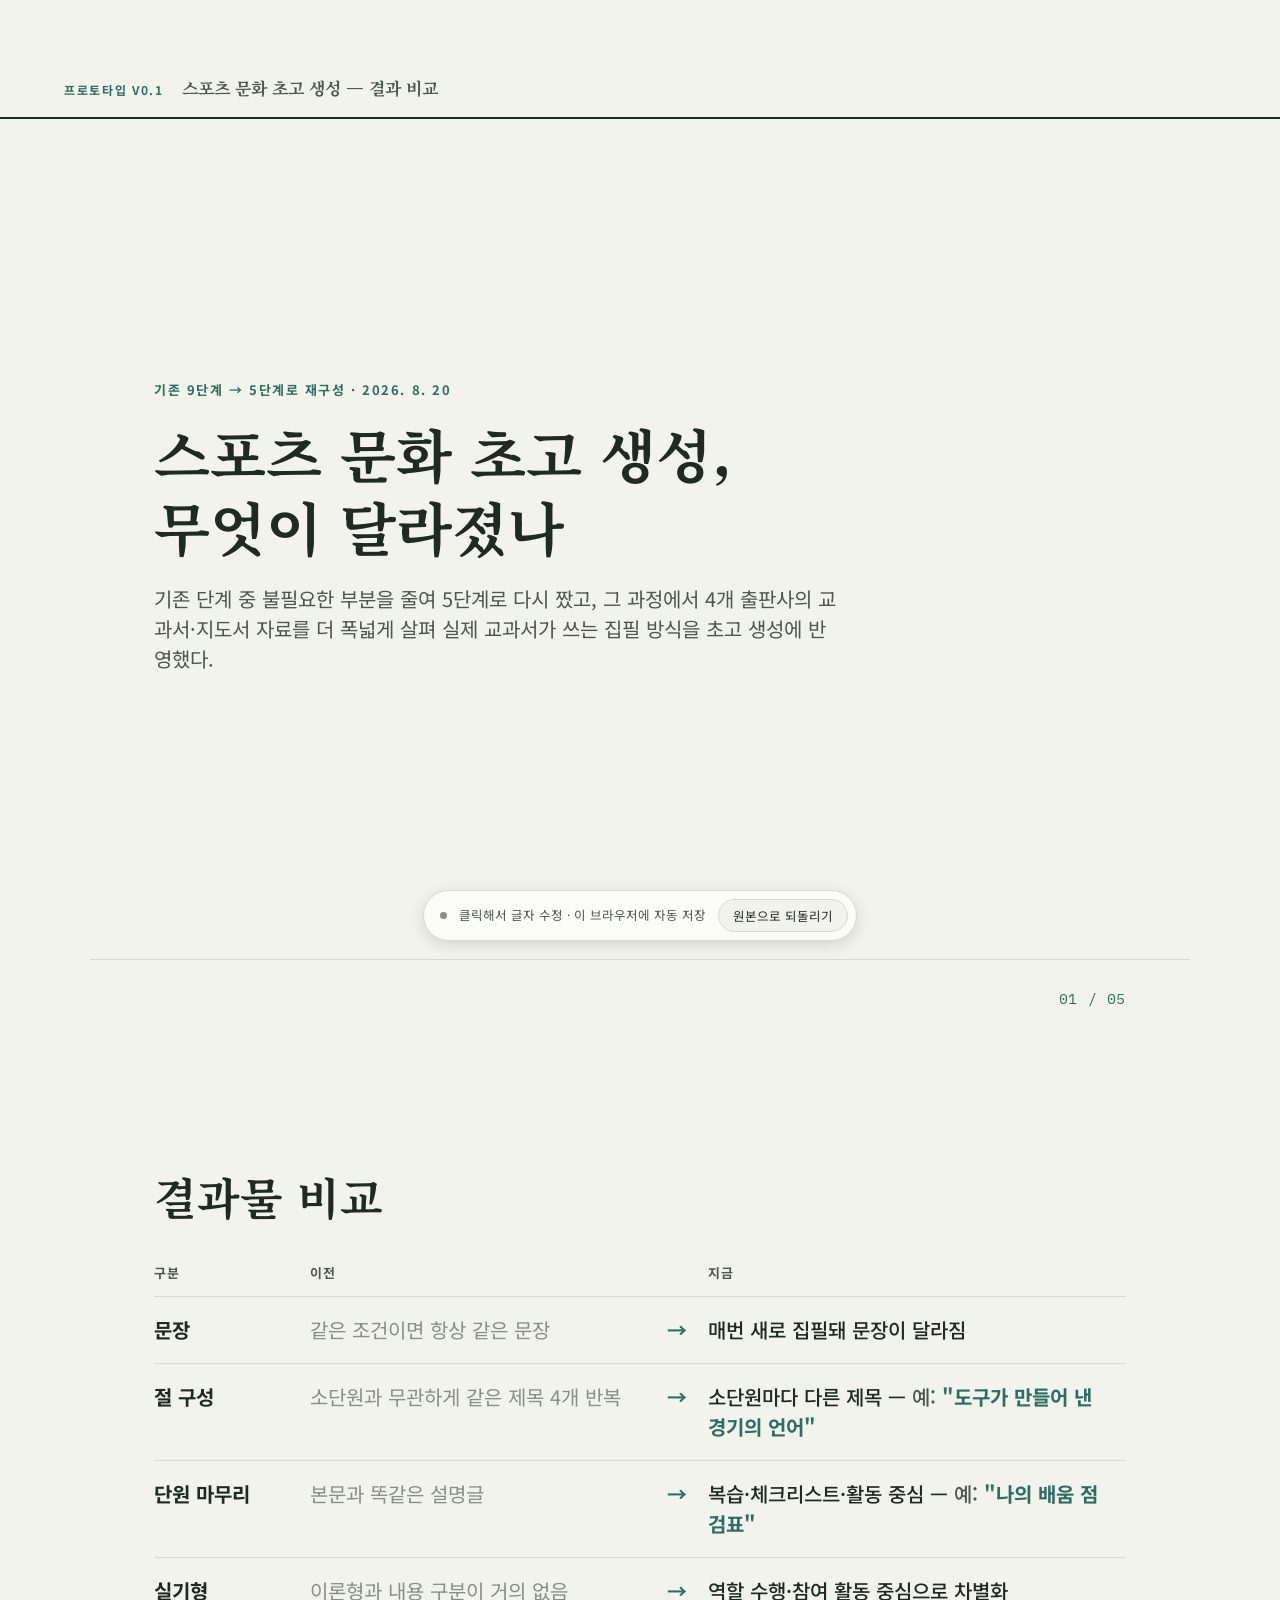
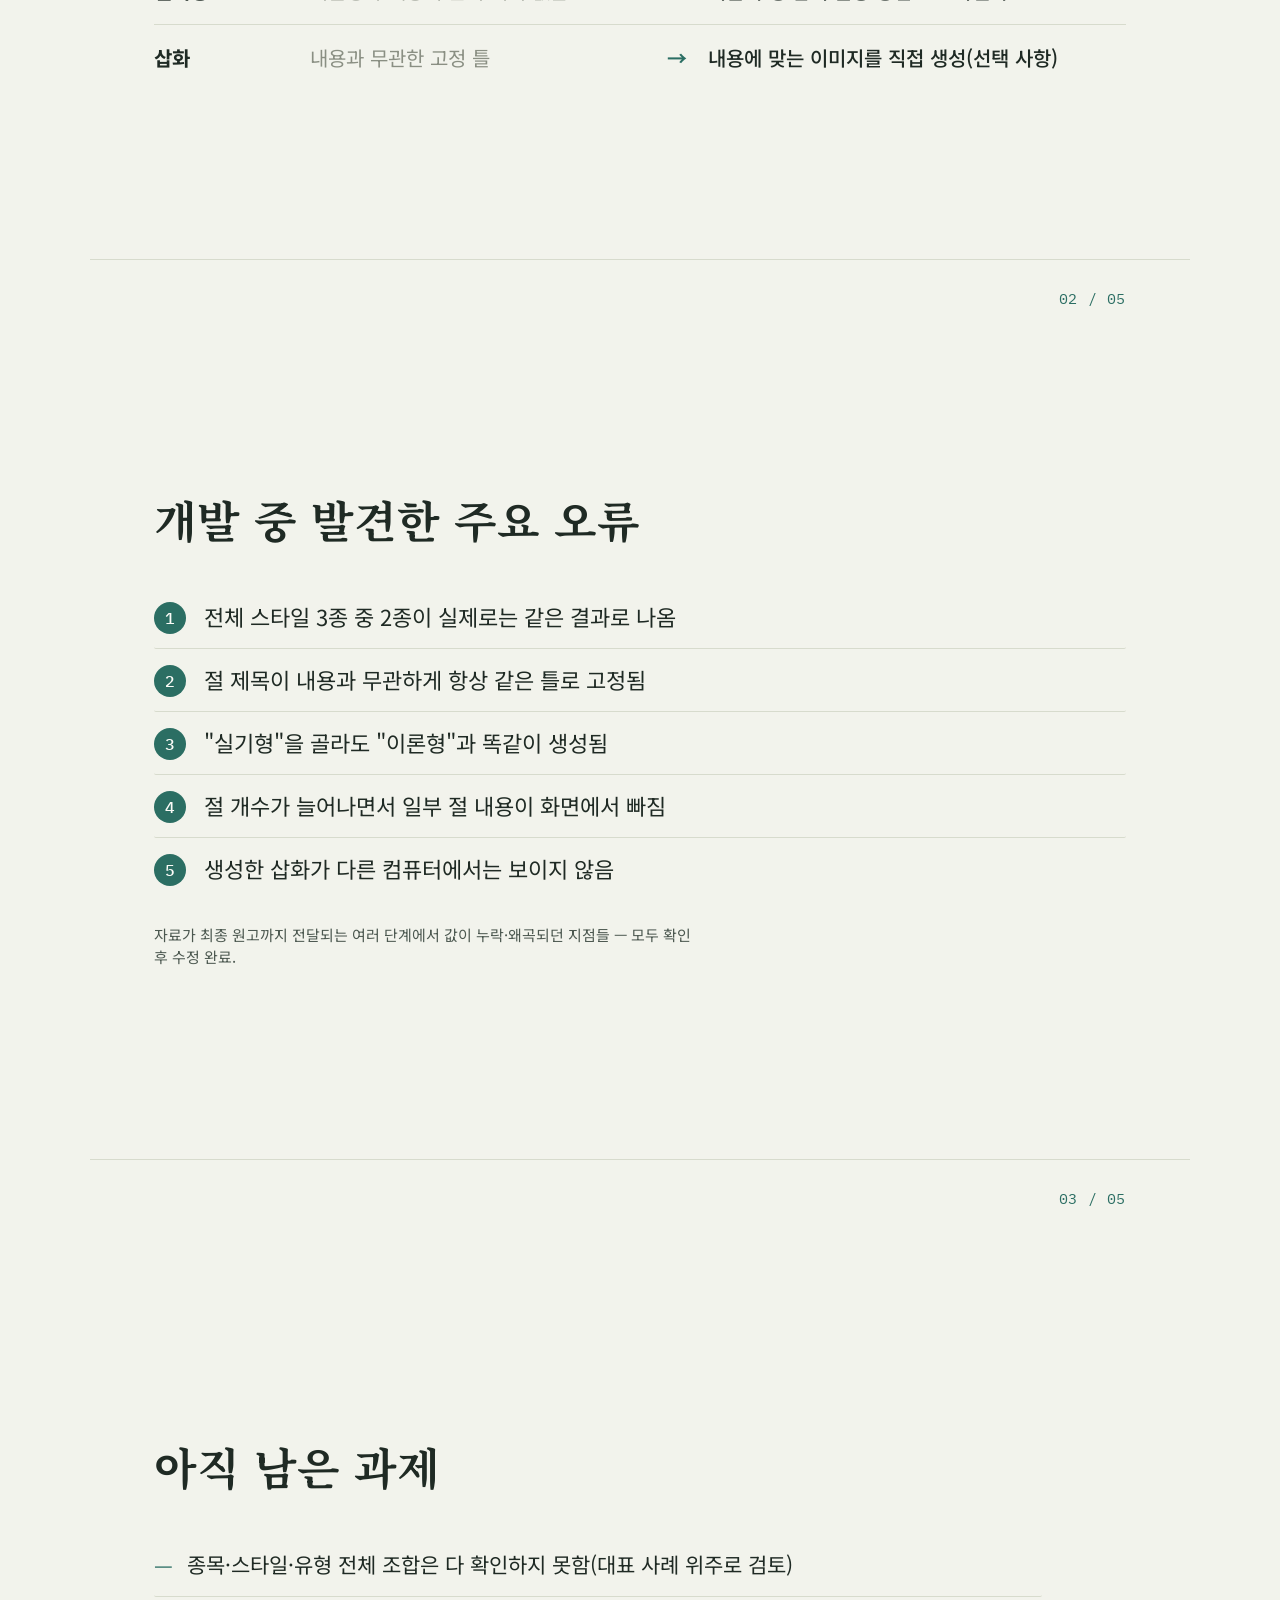
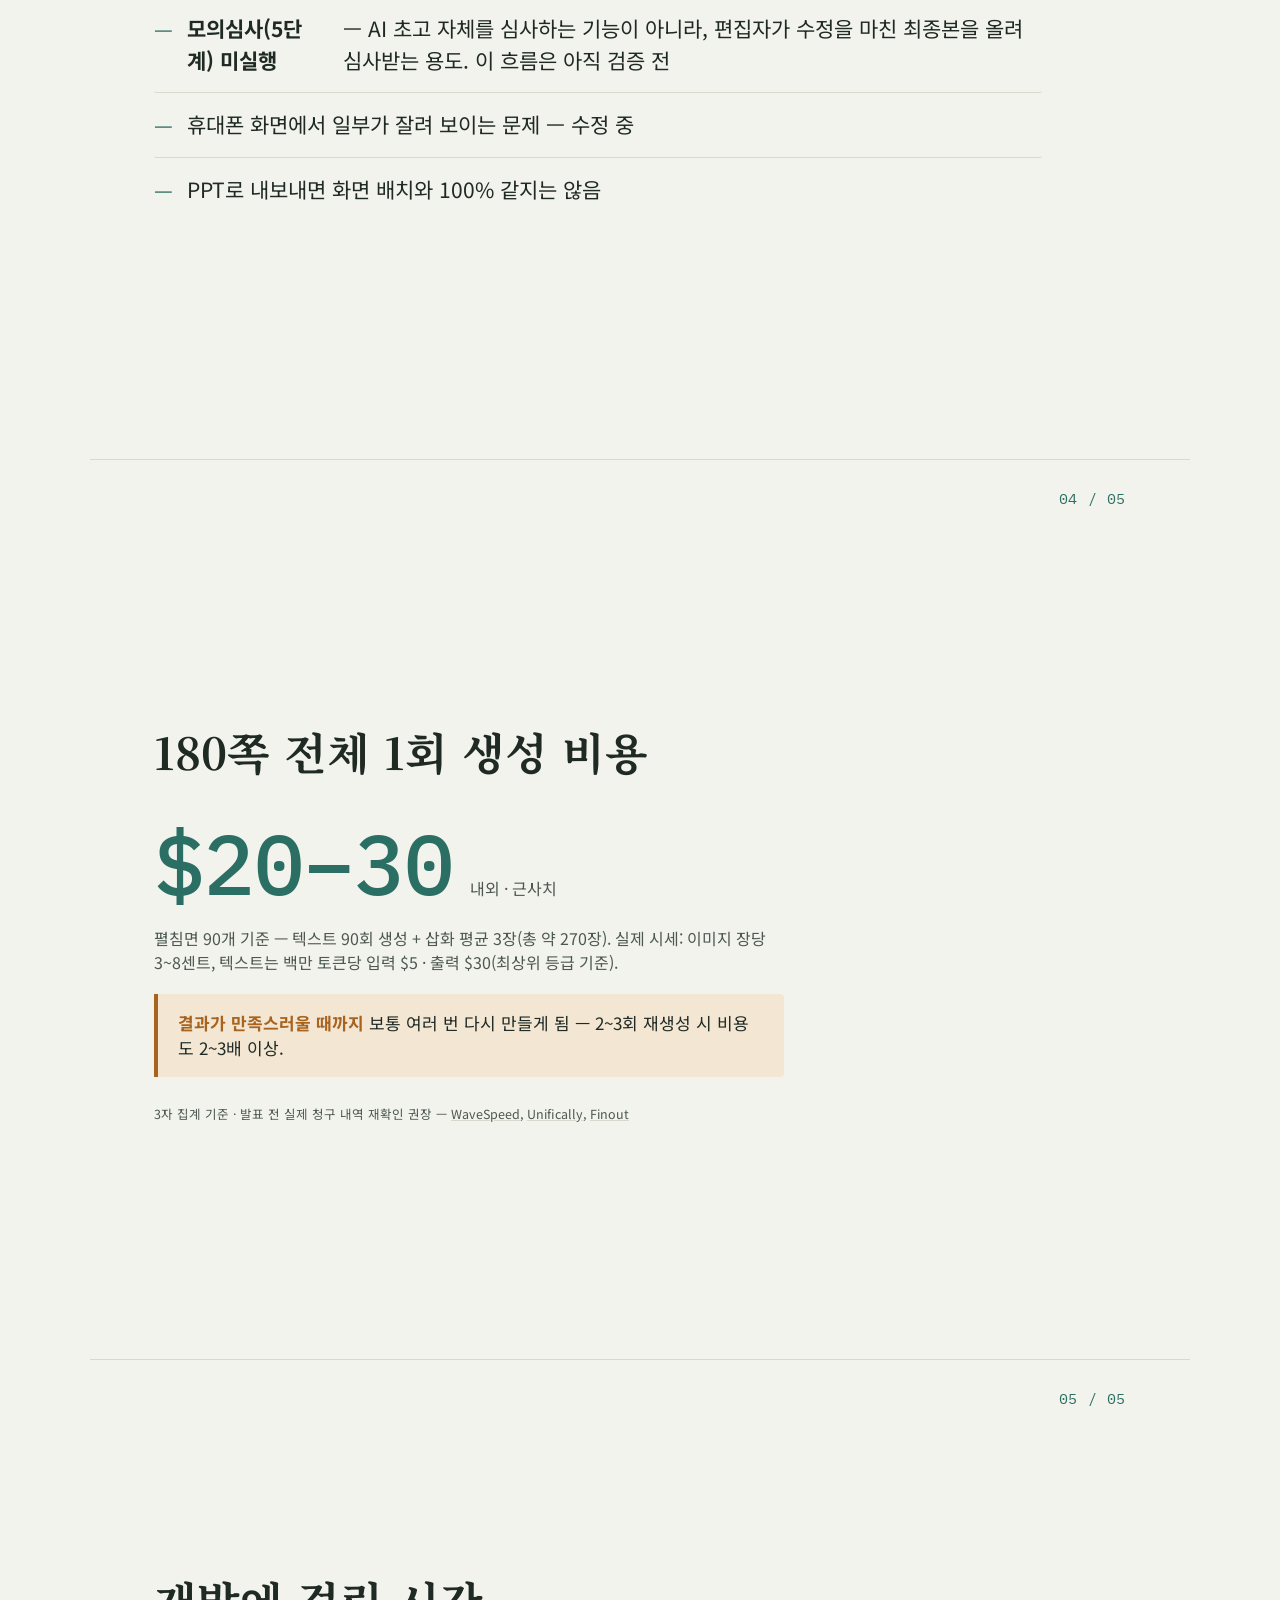
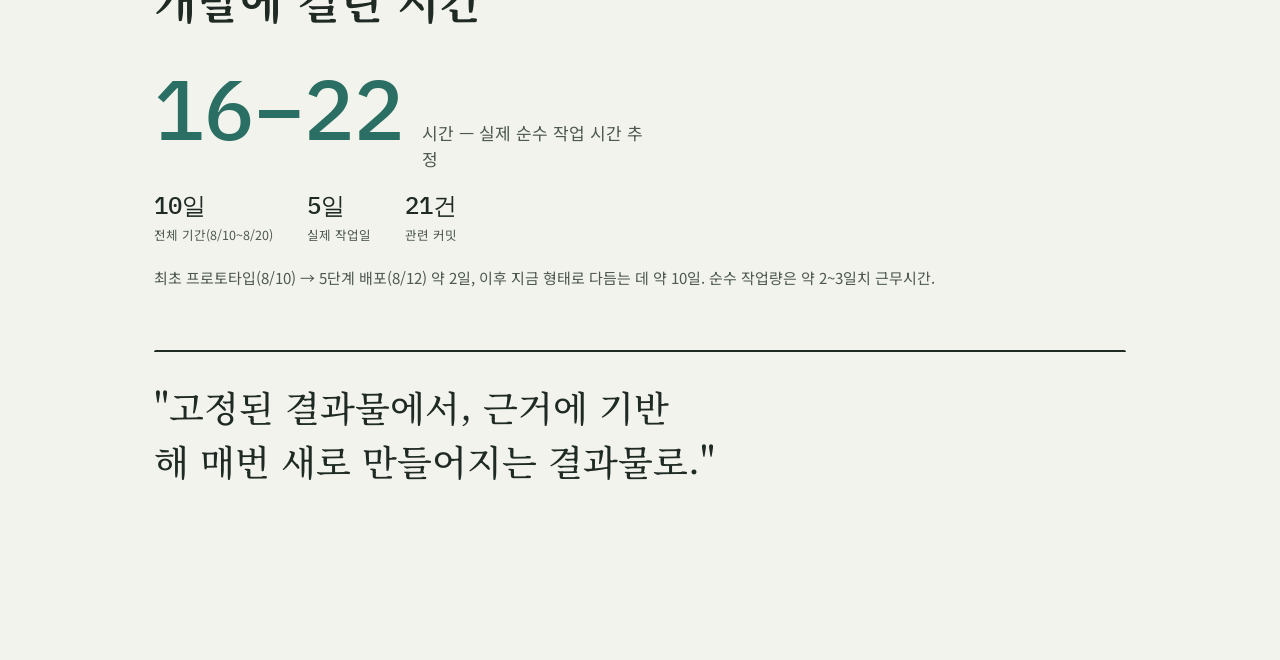
<file: static/presentation.html>
<!doctype html>
<html lang="ko">
<head>
<meta charset="utf-8">
<meta name="viewport" content="width=device-width, initial-scale=1">
<title>스포츠 문화 초고 비교</title>
<link rel="stylesheet" href="https://fonts.googleapis.com/css2?family=Noto+Serif+KR:wght@500;700&family=Noto+Sans+KR:wght@400;500;700&family=IBM+Plex+Mono:wght@500&display=swap">
<style>
  :root {
    --ink: #1f2a24;
    --ink-soft: #4c5850;
    --paper: #f2f3ec;
    --paper-raised: #fbfbf7;
    --line: #d7dbcd;
    --accent: #2b6e63;
    --warn: #a8631f;
    --warn-soft: #f3e6d3;
    --old: #8a8f83;
  }

  @media (prefers-color-scheme: dark) {
    :root:not([data-theme="light"]) {
      --ink: #e7e9e0;
      --ink-soft: #b3bab0;
      --paper: #161d18;
      --paper-raised: #1d251f;
      --line: #33403a;
      --accent: #63b3a3;
      --warn: #d99a52;
      --warn-soft: #362a19;
      --old: #838d84;
    }
  }

  :root[data-theme="dark"] {
    --ink: #e7e9e0;
    --ink-soft: #b3bab0;
    --paper: #161d18;
    --paper-raised: #1d251f;
    --line: #33403a;
    --accent: #63b3a3;
    --warn: #d99a52;
    --warn-soft: #362a19;
    --old: #838d84;
  }

  * { box-sizing: border-box; }

  html {
    scroll-snap-type: y mandatory;
    scroll-behavior: smooth;
  }

  body {
    margin: 0;
    background: var(--paper);
    color: var(--ink);
    font-family: "Noto Sans KR", "Malgun Gothic", sans-serif;
    line-height: 1.5;
    -webkit-font-smoothing: antialiased;
  }

  [contenteditable="true"] {
    cursor: text;
    border-radius: 2px;
    outline: 1px dashed transparent;
    transition: outline-color 0.12s ease, background 0.12s ease;
  }

  [contenteditable="true"]:hover {
    outline-color: var(--old);
  }

  [contenteditable="true"]:focus {
    outline: 1.5px solid var(--accent);
    background: var(--paper-raised);
  }

  .topbar {
    position: sticky;
    top: 0;
    z-index: 10;
    display: flex;
    align-items: baseline;
    gap: 18px;
    background: var(--paper);
    border-bottom: 2.5px solid var(--ink);
    padding: 16px 5vw;
  }

  .topbar .kicker {
    font-size: 12px;
    letter-spacing: 0.14em;
    color: var(--accent);
    font-weight: 700;
    text-transform: uppercase;
    white-space: nowrap;
  }

  .topbar .title {
    font-family: "Noto Serif KR", serif;
    font-weight: 700;
    font-size: 17px;
    color: var(--ink-soft);
    overflow: hidden;
    text-overflow: ellipsis;
    white-space: nowrap;
  }

  .slide {
    min-height: 100vh;
    max-width: 1100px;
    margin: 0 auto;
    padding: 12vh 5vw 8vh;
    display: flex;
    flex-direction: column;
    justify-content: center;
    scroll-snap-align: start;
    position: relative;
    border-bottom: 1px solid var(--line);
  }

  .slide:last-of-type { border-bottom: none; }

  .slide-mark {
    position: absolute;
    top: 28px;
    right: 5vw;
    font-family: "IBM Plex Mono", monospace;
    font-size: 15px;
    letter-spacing: 0.04em;
    color: var(--accent);
    font-variant-numeric: tabular-nums;
  }

  .slide h2 {
    font-family: "Noto Serif KR", serif;
    font-weight: 700;
    font-size: clamp(30px, 4.2vw, 44px);
    margin: 0 0 34px;
    text-wrap: balance;
  }

  /* --- Slide 0: title --- */
  .slide.title h1 {
    font-family: "Noto Serif KR", serif;
    font-weight: 700;
    font-size: clamp(34px, 5.6vw, 58px);
    line-height: 1.25;
    margin: 0 0 22px;
    text-wrap: balance;
  }

  .slide.title p {
    font-size: clamp(16px, 1.7vw, 20px);
    color: var(--ink-soft);
    max-width: 62ch;
    margin: 0;
  }

  .slide.title .badge {
    font-size: 13px;
    letter-spacing: 0.12em;
    text-transform: uppercase;
    color: var(--accent);
    font-weight: 700;
    margin: 0 0 18px;
  }

  /* --- Slide 1: comparison table --- */
  .compare-table {
    width: 100%;
    border-collapse: collapse;
    font-size: clamp(16px, 1.8vw, 20px);
  }

  .compare-table th {
    text-align: left;
    font-weight: 700;
    font-size: 13px;
    letter-spacing: 0.08em;
    text-transform: uppercase;
    color: var(--ink-soft);
    padding: 0 14px 14px 0;
    border-bottom: 1px solid var(--line);
  }

  .compare-table td {
    padding: 18px 14px 18px 0;
    border-bottom: 1px solid var(--line);
    vertical-align: top;
  }

  .compare-table tr:last-child td { border-bottom: none; }

  .compare-table td.label {
    font-weight: 700;
    width: 16%;
    white-space: nowrap;
  }

  .compare-table td.before {
    color: var(--old);
    width: 36%;
  }

  .compare-table td.after {
    color: var(--ink);
    font-weight: 500;
  }

  .arrow-cell { color: var(--accent); font-weight: 700; width: 5%; text-align: center; }

  .quote { color: var(--ink-soft); }
  .quote b { color: var(--accent); font-weight: 700; }

  /* --- Slide 2: errors --- */
  ol.errors {
    margin: 0;
    padding: 0;
    list-style: none;
    counter-reset: err;
    font-size: clamp(17px, 2vw, 22px);
  }

  ol.errors li {
    counter-increment: err;
    display: flex;
    align-items: flex-start;
    gap: 18px;
    padding: 14px 0;
    border-bottom: 1px solid var(--line);
  }

  ol.errors li:last-child { border-bottom: none; }

  ol.errors li::before {
    content: counter(err);
    font-family: "IBM Plex Mono", monospace;
    font-weight: 500;
    font-size: 16px;
    color: var(--paper-raised);
    background: var(--accent);
    width: 32px;
    height: 32px;
    border-radius: 50%;
    display: flex;
    align-items: center;
    justify-content: center;
    flex: none;
    margin-top: 2px;
  }

  .errors-note {
    margin: 24px 0 0;
    font-size: 15px;
    color: var(--ink-soft);
    max-width: 68ch;
  }

  /* --- Slide 3: remaining tasks --- */
  ul.plain {
    margin: 0;
    padding: 0;
    list-style: none;
    font-size: clamp(16px, 1.9vw, 21px);
  }

  ul.plain li {
    padding: 16px 0;
    border-bottom: 1px solid var(--line);
    display: flex;
    gap: 14px;
    max-width: 74ch;
  }

  ul.plain li:last-child { border-bottom: none; }

  ul.plain li::before {
    content: "—";
    color: var(--accent);
    flex: none;
  }

  ul.plain li b { font-weight: 700; }

  /* --- Slide 4: cost --- */
  .cost-figure {
    display: flex;
    align-items: baseline;
    gap: 16px;
    margin: 4px 0 20px;
  }

  .cost-figure .num {
    font-family: "IBM Plex Mono", monospace;
    font-weight: 500;
    font-size: clamp(52px, 8vw, 84px);
    color: var(--accent);
    font-variant-numeric: tabular-nums;
    line-height: 1;
  }

  .cost-figure .unit {
    font-size: 16px;
    color: var(--ink-soft);
  }

  .cost-detail {
    font-size: 16px;
    color: var(--ink-soft);
    margin: 0 0 20px;
    max-width: 70ch;
  }

  .warn-box {
    background: var(--warn-soft);
    border-left: 4px solid var(--warn);
    padding: 16px 20px;
    font-size: 17px;
    border-radius: 0 4px 4px 0;
    max-width: 70ch;
    margin-bottom: 16px;
  }

  .warn-box b { color: var(--warn); }

  .sources {
    font-size: 12.5px;
    color: var(--ink-soft);
  }

  .sources a { color: var(--ink-soft); text-decoration: underline; text-decoration-color: var(--line); }

  /* --- Slide 5: time + closing --- */
  .time-row {
    display: flex;
    align-items: baseline;
    gap: 18px;
    margin-bottom: 10px;
  }

  .time-row .num {
    font-family: "IBM Plex Mono", monospace;
    font-weight: 500;
    font-size: clamp(50px, 8vw, 84px);
    color: var(--accent);
    font-variant-numeric: tabular-nums;
    line-height: 1;
  }

  .time-row .label {
    font-size: 17px;
    color: var(--ink-soft);
    max-width: 26ch;
  }

  .time-stats {
    display: flex;
    gap: 34px;
    margin: 6px 0 22px;
  }

  .time-stats div {
    display: flex;
    flex-direction: column;
    gap: 3px;
  }

  .time-stats b {
    font-family: "IBM Plex Mono", monospace;
    font-weight: 500;
    font-size: 24px;
    color: var(--ink);
    font-variant-numeric: tabular-nums;
  }

  .time-stats span {
    font-size: 12.5px;
    color: var(--ink-soft);
  }

  .slide.closing .note {
    font-size: 15px;
    color: var(--ink-soft);
    margin: 0 0 60px;
  }

  .slide.closing .final {
    font-family: "Noto Serif KR", serif;
    font-weight: 500;
    font-size: clamp(24px, 3.4vw, 36px);
    text-wrap: balance;
    border-top: 2.5px solid var(--ink);
    padding-top: 28px;
    margin: 0;
  }

  .edit-toolbar {
    position: fixed;
    bottom: 18px;
    left: 50%;
    transform: translateX(-50%);
    z-index: 20;
    display: flex;
    align-items: center;
    gap: 12px;
    background: var(--paper-raised);
    border: 1px solid var(--line);
    border-radius: 999px;
    padding: 8px 8px 8px 16px;
    font-size: 12.5px;
    color: var(--ink-soft);
    box-shadow: 0 4px 16px rgb(0 0 0 / 12%);
  }

  .edit-toolbar .saved-dot {
    width: 7px;
    height: 7px;
    border-radius: 50%;
    background: var(--old);
    flex: none;
    transition: background 0.15s ease;
  }

  .edit-toolbar.just-saved .saved-dot {
    background: var(--accent);
  }

  .edit-toolbar button {
    font-family: inherit;
    font-size: 12.5px;
    color: var(--ink);
    background: var(--paper);
    border: 1px solid var(--line);
    border-radius: 999px;
    padding: 6px 14px;
    cursor: pointer;
  }

  .edit-toolbar button:hover {
    border-color: var(--accent);
    color: var(--accent);
  }

  @media (max-width: 720px) {
    .slide { padding: 16vh 6vw 8vh; }
    .compare-table { display: block; overflow-x: auto; }
    .compare-table td.label { white-space: normal; }
    .edit-toolbar { font-size: 11.5px; padding: 7px 7px 7px 12px; }
  }

  @media print {
    .edit-toolbar { display: none; }
  }
</style>
</head>
<body>

  <header class="topbar">
    <span class="kicker" data-ek="topbar-kicker">프로토타입 v0.1</span>
    <span class="title" data-ek="topbar-title">스포츠 문화 초고 생성 — 결과 비교</span>
  </header>

  <section class="slide title">
    <p class="badge" data-ek="title-badge">기존 9단계 → 5단계로 재구성 · 2026. 8. 20</p>
    <h1 data-ek="title-h1">스포츠 문화 초고 생성,<br>무엇이 달라졌나</h1>
    <p data-ek="title-lede">기존 단계 중 불필요한 부분을 줄여 5단계로 다시 짰고, 그 과정에서 4개 출판사의 교과서·지도서 자료를 더 폭넓게 살펴 실제 교과서가 쓰는 집필 방식을 초고 생성에 반영했다.</p>
  </section>

  <section class="slide">
    <span class="slide-mark">01 / 05</span>
    <h2 data-ek="s1-h2">결과물 비교</h2>
    <table class="compare-table">
      <tr><th data-ek="s1-th1">구분</th><th data-ek="s1-th2">이전</th><th></th><th data-ek="s1-th3">지금</th></tr>
      <tr>
        <td class="label" data-ek="s1-r1-label">문장</td>
        <td class="before" data-ek="s1-r1-before">같은 조건이면 항상 같은 문장</td>
        <td class="arrow-cell">→</td>
        <td class="after" data-ek="s1-r1-after">매번 새로 집필돼 문장이 달라짐</td>
      </tr>
      <tr>
        <td class="label" data-ek="s1-r2-label">절 구성</td>
        <td class="before" data-ek="s1-r2-before">소단원과 무관하게 같은 제목 4개 반복</td>
        <td class="arrow-cell">→</td>
        <td class="after" data-ek="s1-r2-after">소단원마다 다른 제목 — <span class="quote">예: <b>"도구가 만들어 낸 경기의 언어"</b></span></td>
      </tr>
      <tr>
        <td class="label" data-ek="s1-r3-label">단원 마무리</td>
        <td class="before" data-ek="s1-r3-before">본문과 똑같은 설명글</td>
        <td class="arrow-cell">→</td>
        <td class="after" data-ek="s1-r3-after">복습·체크리스트·활동 중심 — <span class="quote">예: <b>"나의 배움 점검표"</b></span></td>
      </tr>
      <tr>
        <td class="label" data-ek="s1-r4-label">실기형</td>
        <td class="before" data-ek="s1-r4-before">이론형과 내용 구분이 거의 없음</td>
        <td class="arrow-cell">→</td>
        <td class="after" data-ek="s1-r4-after">역할 수행·참여 활동 중심으로 차별화</td>
      </tr>
      <tr>
        <td class="label" data-ek="s1-r5-label">삽화</td>
        <td class="before" data-ek="s1-r5-before">내용과 무관한 고정 틀</td>
        <td class="arrow-cell">→</td>
        <td class="after" data-ek="s1-r5-after">내용에 맞는 이미지를 직접 생성(선택 사항)</td>
      </tr>
    </table>
  </section>

  <section class="slide">
    <span class="slide-mark">02 / 05</span>
    <h2 data-ek="s2-h2">개발 중 발견한 주요 오류</h2>
    <ol class="errors">
      <li data-ek="s2-li1">전체 스타일 3종 중 2종이 실제로는 같은 결과로 나옴</li>
      <li data-ek="s2-li2">절 제목이 내용과 무관하게 항상 같은 틀로 고정됨</li>
      <li data-ek="s2-li3">"실기형"을 골라도 "이론형"과 똑같이 생성됨</li>
      <li data-ek="s2-li4">절 개수가 늘어나면서 일부 절 내용이 화면에서 빠짐</li>
      <li data-ek="s2-li5">생성한 삽화가 다른 컴퓨터에서는 보이지 않음</li>
    </ol>
    <p class="errors-note" data-ek="s2-note">자료가 최종 원고까지 전달되는 여러 단계에서 값이 누락·왜곡되던 지점들 — 모두 확인 후 수정 완료.</p>
  </section>

  <section class="slide">
    <span class="slide-mark">03 / 05</span>
    <h2 data-ek="s3-h2">아직 남은 과제</h2>
    <ul class="plain">
      <li data-ek="s3-li1">종목·스타일·유형 전체 조합은 다 확인하지 못함(대표 사례 위주로 검토)</li>
      <li data-ek="s3-li2"><b>모의심사(5단계) 미실행</b> — AI 초고 자체를 심사하는 기능이 아니라, 편집자가 수정을 마친 최종본을 올려 심사받는 용도. 이 흐름은 아직 검증 전</li>
      <li data-ek="s3-li3">휴대폰 화면에서 일부가 잘려 보이는 문제 — 수정 중</li>
      <li data-ek="s3-li4">PPT로 내보내면 화면 배치와 100% 같지는 않음</li>
    </ul>
  </section>

  <section class="slide">
    <span class="slide-mark">04 / 05</span>
    <h2 data-ek="s4-h2">180쪽 전체 1회 생성 비용</h2>
    <div class="cost-figure"><span class="num" data-ek="s4-num">$20–30</span><span class="unit" data-ek="s4-unit">내외 · 근사치</span></div>
    <p class="cost-detail" data-ek="s4-detail">펼침면 90개 기준 — 텍스트 90회 생성 + 삽화 평균 3장(총 약 270장). 실제 시세: 이미지 장당 3~8센트, 텍스트는 백만 토큰당 입력 $5 · 출력 $30(최상위 등급 기준).</p>
    <div class="warn-box" data-ek="s4-warn"><b>결과가 만족스러울 때까지</b> 보통 여러 번 다시 만들게 됨 — 2~3회 재생성 시 비용도 2~3배 이상.</div>
    <p class="sources">3자 집계 기준 · 발표 전 실제 청구 내역 재확인 권장 — <a href="https://wavespeed.ai/blog/posts/gpt-image-2-pricing-2026/">WaveSpeed</a>, <a href="https://unifically.com/blogs/gpt-image-2">Unifically</a>, <a href="https://www.finout.io/blog/gpt-5.6-pricing-2026-sol-terra-and-luna-tiers-explained">Finout</a></p>
  </section>

  <section class="slide closing">
    <span class="slide-mark">05 / 05</span>
    <h2 data-ek="s5-h2">개발에 걸린 시간</h2>
    <div class="time-row"><span class="num" data-ek="s5-num">16–22</span><span class="label" data-ek="s5-label">시간 — 실제 순수 작업 시간 추정</span></div>
    <div class="time-stats">
      <div><b data-ek="s5-stat1-num">10일</b><span data-ek="s5-stat1-label">전체 기간(8/10~8/20)</span></div>
      <div><b data-ek="s5-stat2-num">5일</b><span data-ek="s5-stat2-label">실제 작업일</span></div>
      <div><b data-ek="s5-stat3-num">21건</b><span data-ek="s5-stat3-label">관련 커밋</span></div>
    </div>
    <p class="note" data-ek="s5-note">최초 프로토타입(8/10) → 5단계 배포(8/12) 약 2일, 이후 지금 형태로 다듬는 데 약 10일. 순수 작업량은 약 2~3일치 근무시간.</p>
    <p class="final" data-ek="s5-final">"고정된 결과물에서, 근거에 기반해 매번 새로 만들어지는 결과물로."</p>
  </section>

  <script>
  (function () {
    var STORAGE_KEY = "sports-culture-presentation-edits-v1";
    var saved = {};
    try { saved = JSON.parse(localStorage.getItem(STORAGE_KEY) || "{}"); } catch (e) { saved = {}; }

    var editableEls = Array.prototype.slice.call(document.querySelectorAll("[data-ek]"));
    editableEls.forEach(function (el) {
      var key = el.getAttribute("data-ek");
      if (saved[key] != null) el.innerHTML = saved[key];
      el.setAttribute("contenteditable", "true");
      el.setAttribute("spellcheck", "false");
    });

    var toolbar = document.createElement("div");
    toolbar.className = "edit-toolbar";
    toolbar.innerHTML =
      '<span class="saved-dot" aria-hidden="true"></span>' +
      '<span>클릭해서 글자 수정 · 이 브라우저에 자동 저장</span>' +
      '<button type="button" data-action="reset">원본으로 되돌리기</button>';
    document.body.appendChild(toolbar);

    var savedTimer;
    function flashSaved() {
      toolbar.classList.add("just-saved");
      clearTimeout(savedTimer);
      savedTimer = setTimeout(function () { toolbar.classList.remove("just-saved"); }, 900);
    }

    document.addEventListener("input", function (event) {
      var el = event.target.closest && event.target.closest("[data-ek]");
      if (!el) return;
      saved[el.getAttribute("data-ek")] = el.innerHTML;
      localStorage.setItem(STORAGE_KEY, JSON.stringify(saved));
      flashSaved();
    });

    toolbar.querySelector('[data-action="reset"]').addEventListener("click", function () {
      if (confirm("이 브라우저에 저장된 수정 내용을 모두 지우고 원본으로 되돌릴까요?")) {
        localStorage.removeItem(STORAGE_KEY);
        location.reload();
      }
    });
  })();
  </script>

</body>
</html>
</file>
